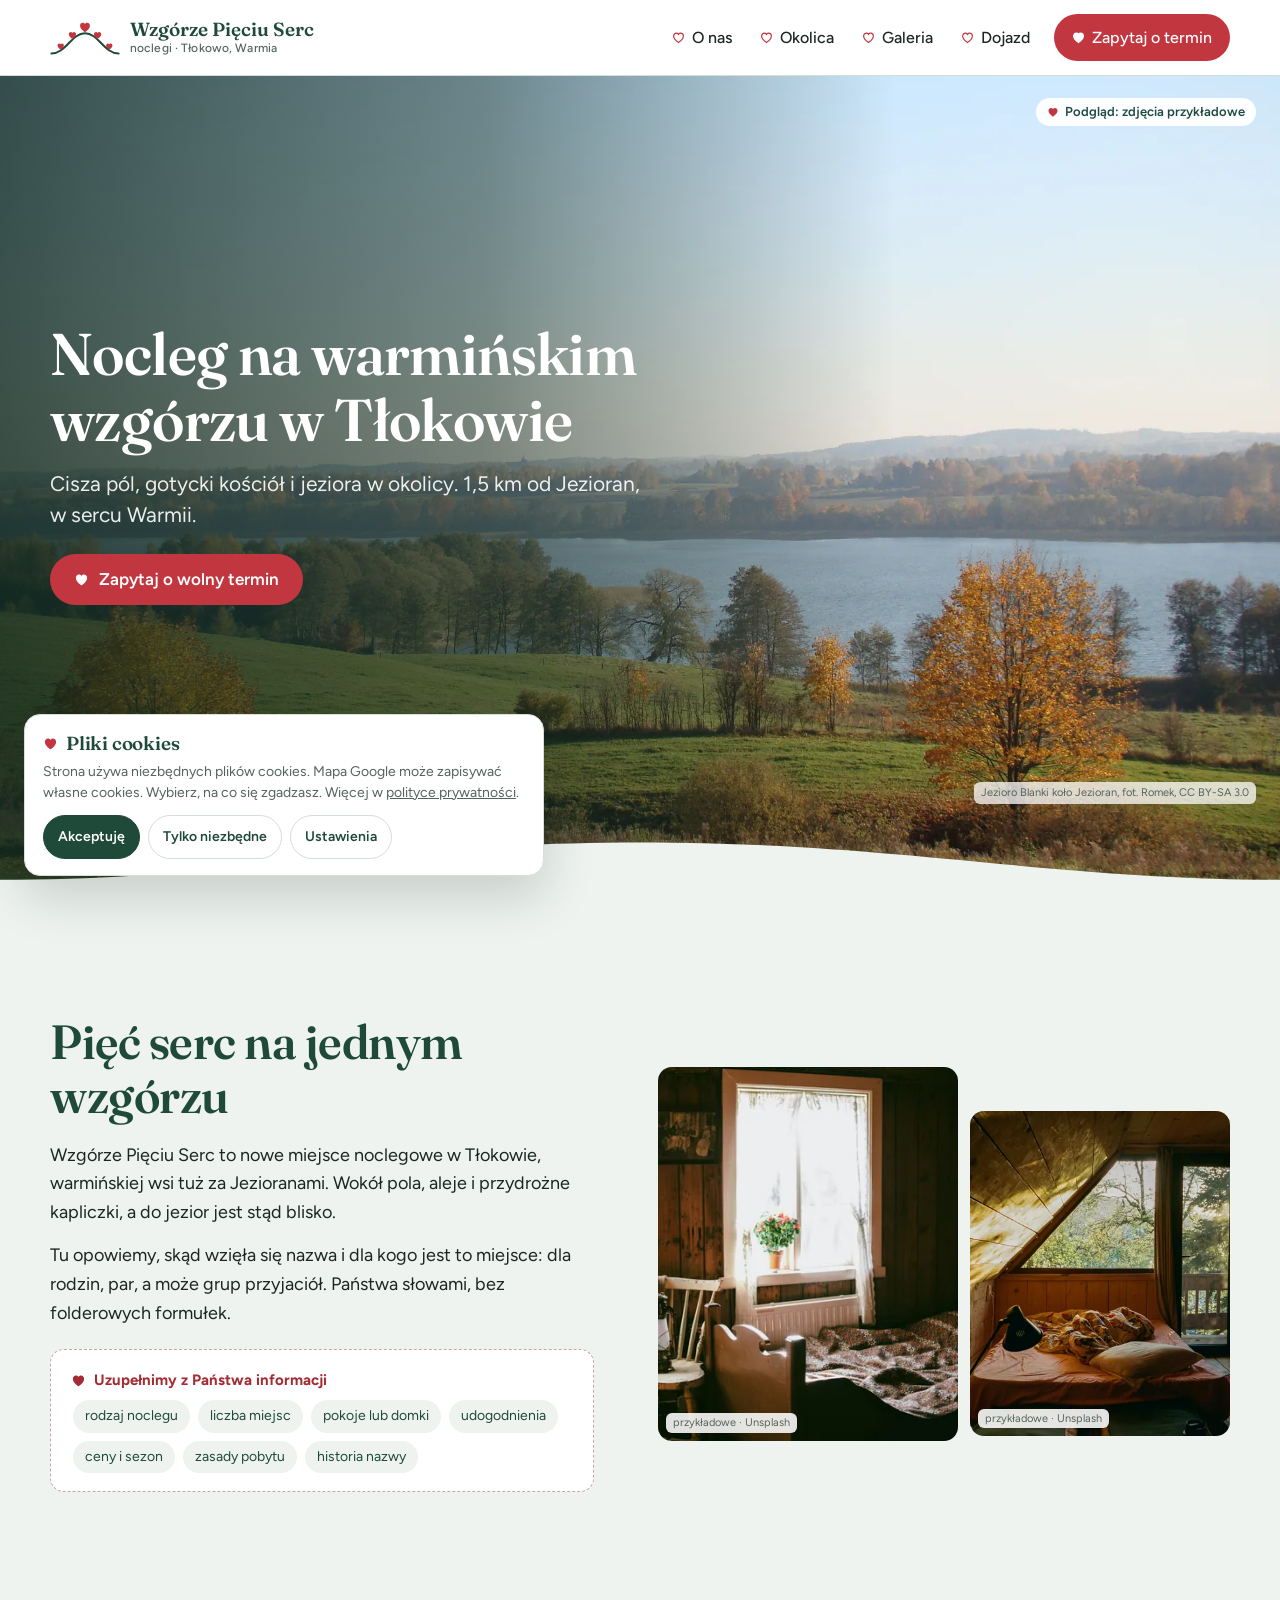
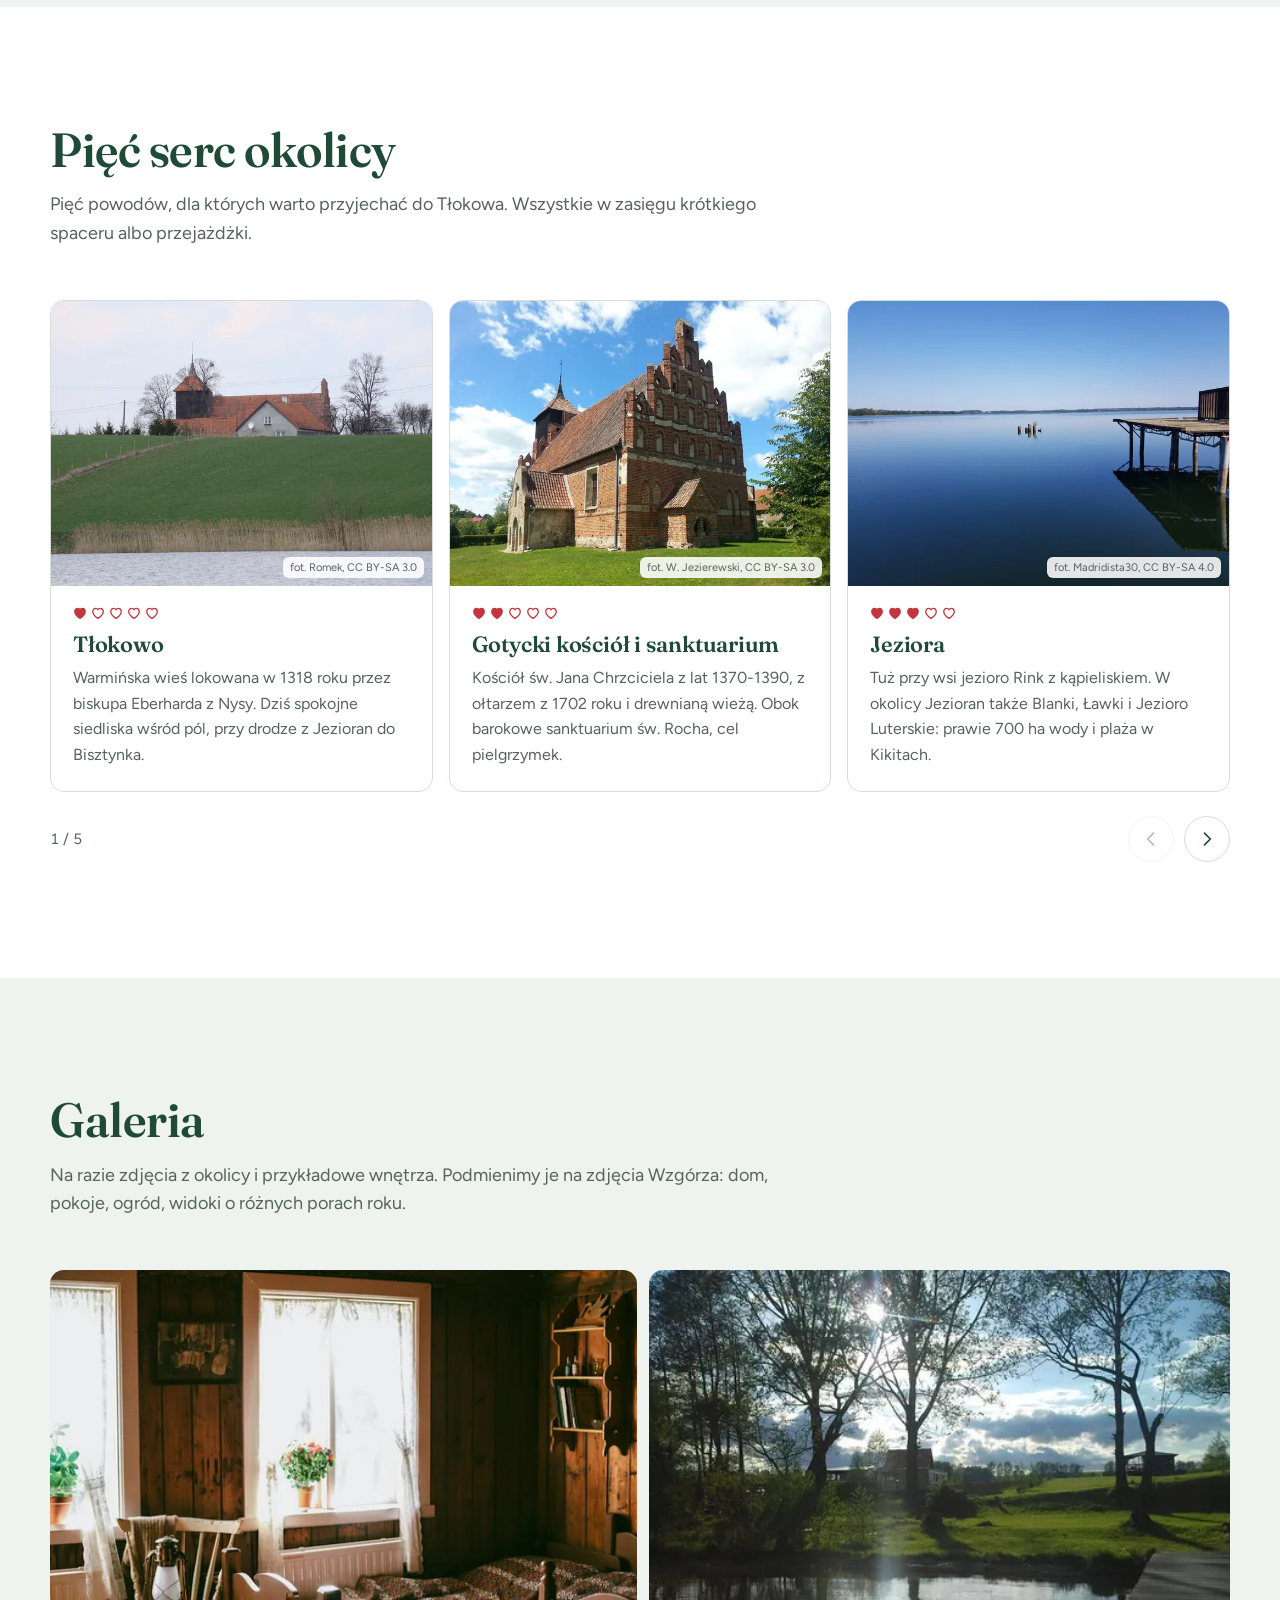
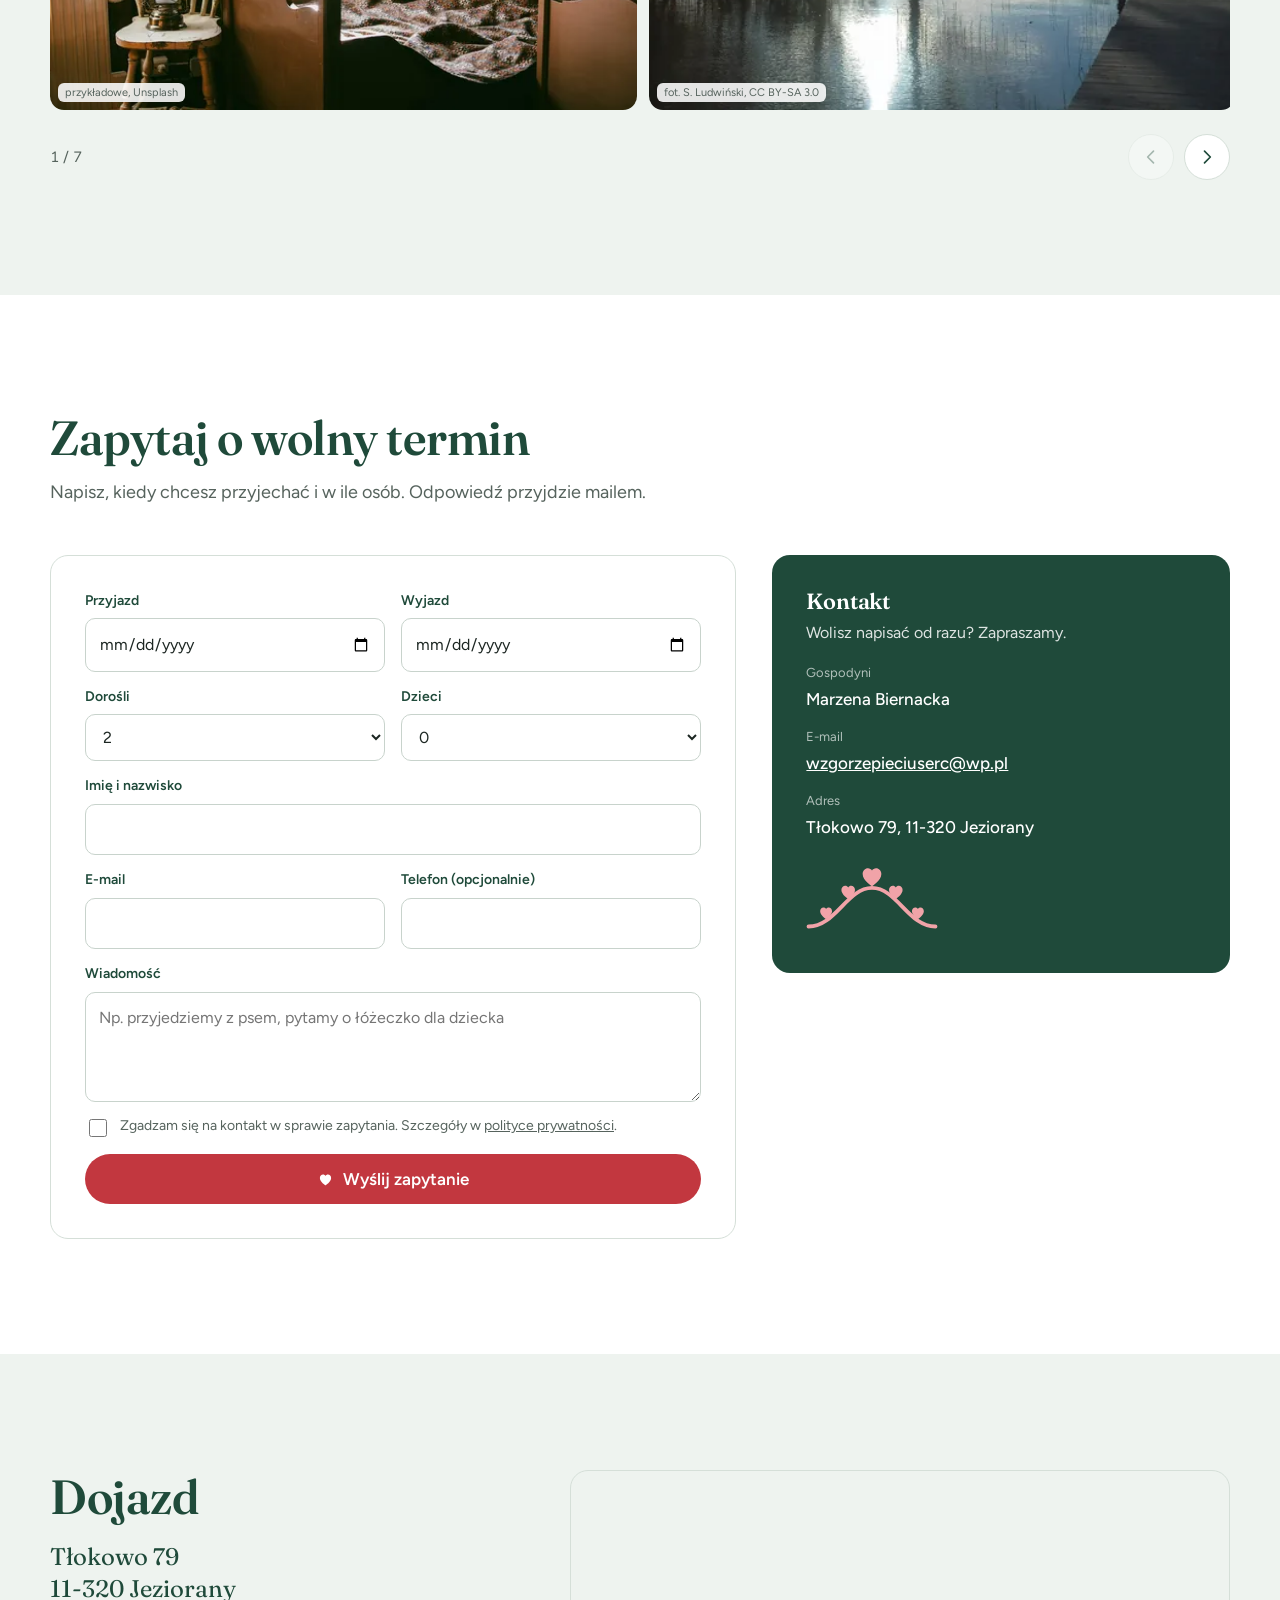
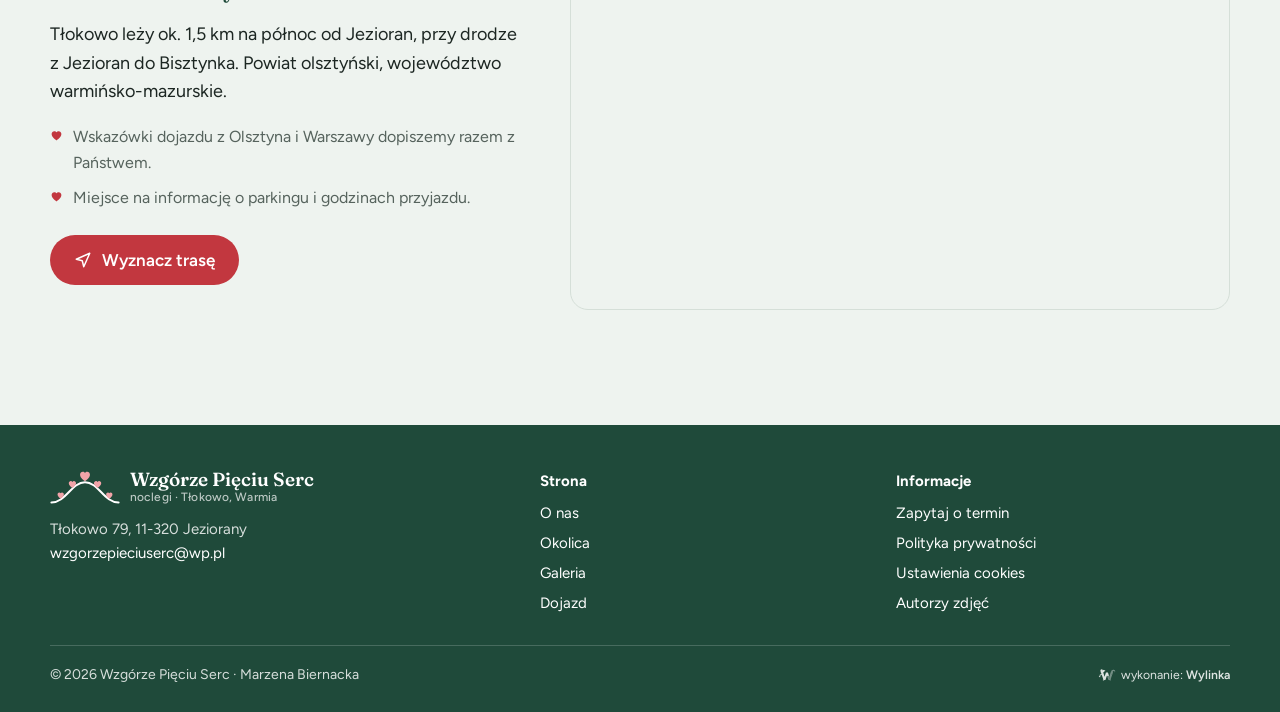
<file: index.html>
<!doctype html>
<html lang="pl">
<head>
<meta charset="utf-8">
<meta name="viewport" content="width=device-width,initial-scale=1,viewport-fit=cover">
<title>Wzgórze Pięciu Serc - noclegi w Tłokowie koło Jezioran, Warmia</title>
<meta name="description" content="Wzgórze Pięciu Serc - noclegi w Tłokowie, 1,5 km od Jezioran na Warmii. Zapytaj o wolny termin, zobacz okolicę i dojazd.">
<meta name="robots" content="noindex,nofollow">
<meta name="theme-color" content="#1F4A3A">
<link rel="icon" href="assets/favicon.svg" type="image/svg+xml">
<link rel="preload" href="assets/fonts/fraunces-ext.woff2" as="font" type="font/woff2" crossorigin>
<link rel="stylesheet" href="assets/site.css">
<style>
.wylinka-badge{display:inline-flex;align-items:center;gap:.4em;color:inherit;text-decoration:none;font-size:.875em;line-height:1;opacity:.85}
.wylinka-badge:hover,.wylinka-badge:focus-visible{opacity:1}
.wylinka-badge:focus-visible{outline:2px solid currentColor;outline-offset:3px;border-radius:2px}
.wylinka-badge svg{width:18px;height:18px;flex:none;overflow:visible}
.wylinka-badge b{font-weight:600}
.wylinka-badge .wy-old{opacity:.45;transform-origin:40px 30px;transition:transform .32s cubic-bezier(.3,.7,.4,1),opacity .32s ease-out}
.wylinka-badge .wy-pod{opacity:0;transition:opacity .2s ease-out .08s}
.wylinka-badge:hover .wy-old,.wylinka-badge:focus-visible .wy-old{transform:translate(9px,7px) rotate(9deg);opacity:0}
.wylinka-badge:hover .wy-pod,.wylinka-badge:focus-visible .wy-pod{opacity:1}
@media (prefers-reduced-motion:reduce){.wylinka-badge .wy-old,.wylinka-badge .wy-pod{transition:none}.wylinka-badge:hover .wy-old,.wylinka-badge:focus-visible .wy-old{transform:none;opacity:.45}.wylinka-badge:hover .wy-pod,.wylinka-badge:focus-visible .wy-pod{opacity:0}}
</style>
<script type="application/ld+json">{"@context":"https://schema.org","@type":"LodgingBusiness","name":"Wzgórze Pięciu Serc","email":"wzgorzepieciuserc@wp.pl","address":{"@type":"PostalAddress","streetAddress":"Tłokowo 79","postalCode":"11-320","addressLocality":"Jeziorany","addressRegion":"warmińsko-mazurskie","addressCountry":"PL"},"geo":{"@type":"GeoCoordinates","latitude":53.9944,"longitude":20.7381}}</script>
</head>
<body>
<svg width="0" height="0" style="position:absolute" aria-hidden="true">
  <symbol id="s" viewBox="0 0 24 24"><path d="M12 21.2S3 15.6 3 9.4C3 6.4 5.3 4 8.1 4c1.7 0 3.1.9 3.9 2.2C12.8 4.9 14.2 4 15.9 4 18.7 4 21 6.4 21 9.4c0 6.2-9 11.8-9 11.8z"/></symbol>
  <symbol id="znak" viewBox="0 0 116 60">
    <path d="M2 56C26 56 36 22 58 22S90 56 114 56" fill="none" stroke="currentColor" stroke-width="3.4" stroke-linecap="round"/>
    <g fill="var(--hs,#C2373F)"><use href="#s" x="10.5" y="37" width="14" height="14"/><use href="#s" x="29" y="17.5" width="16" height="16"/><use href="#s" x="47" y="1" width="22" height="22"/><use href="#s" x="71" y="17.5" width="16" height="16"/><use href="#s" x="91.5" y="37" width="14" height="14"/></g>
  </symbol>
</svg>
<a class="skip" href="#tresc">Przejdź do treści</a>

<header class="top">
  <div class="wrap">
    <a class="logo" href="#start" aria-label="Wzgórze Pięciu Serc - strona główna">
      <svg aria-hidden="true"><use href="#znak"/></svg>
      <span>Wzgórze Pięciu Serc<small>noclegi · Tłokowo, Warmia</small></span>
    </a>
    <nav class="menu" aria-label="Menu główne">
      <ul>
        <li><a href="#dom"><svg class="serce" aria-hidden="true"><use href="#s"/></svg>O nas</a></li>
        <li><a href="#okolica"><svg class="serce" aria-hidden="true"><use href="#s"/></svg>Okolica</a></li>
        <li><a href="#galeria"><svg class="serce" aria-hidden="true"><use href="#s"/></svg>Galeria</a></li>
        <li><a href="#dojazd"><svg class="serce" aria-hidden="true"><use href="#s"/></svg>Dojazd</a></li>
        <li><a class="cta" href="#termin"><svg class="serce" aria-hidden="true"><use href="#s"/></svg>Zapytaj o termin</a></li>
      </ul>
    </nav>
    <button class="burger" type="button" aria-expanded="false" aria-controls="panel" aria-label="Otwórz menu">
      <svg viewBox="0 0 24 24" fill="none" stroke="currentColor" stroke-width="2" stroke-linecap="round"><path d="M4 7h16M4 12h16M4 17h16"/></svg>
    </button>
  </div>
</header>
<div class="panel" id="panel">
  <ul>
    <li><a href="#dom"><svg class="serce" aria-hidden="true"><use href="#s"/></svg>O nas</a></li>
    <li><a href="#okolica"><svg class="serce" aria-hidden="true"><use href="#s"/></svg>Okolica</a></li>
    <li><a href="#galeria"><svg class="serce" aria-hidden="true"><use href="#s"/></svg>Galeria</a></li>
    <li><a href="#dojazd"><svg class="serce" aria-hidden="true"><use href="#s"/></svg>Dojazd</a></li>
    <li><a href="#termin"><svg class="serce" aria-hidden="true"><use href="#s"/></svg>Zapytaj o termin</a></li>
  </ul>
</div>

<main id="tresc">
<section class="hero" id="start">
  <figure class="hero-foto">
    <picture><source media="(max-width:899px)" srcset="assets/img/blanki-tel-640.webp 640w, assets/img/blanki-tel-1000.webp 1000w" sizes="100vw"><img src="assets/img/blanki-1200.webp" srcset="assets/img/blanki-640.webp 640w, assets/img/blanki-1200.webp 1200w, assets/img/blanki-2000.webp 2000w" sizes="100vw" alt="Jezioro Blanki jesienią, widok z pagórka na łąki i drzewa nad wodą" width="2000" height="1500" fetchpriority="high"></picture>
    <span class="znacznik"><svg class="serce" aria-hidden="true"><use href="#s"/></svg>Podgląd: zdjęcia przykładowe</span>
    <span class="podpis-foto">Jezioro Blanki koło Jezioran, fot. Romek, CC BY-SA 3.0</span>
  </figure>
  <div class="hero-in">
    <h1>Nocleg na warmińskim wzgórzu w Tłokowie</h1>
    <p class="lead">Cisza pól, gotycki kościół i jeziora w okolicy. 1,5&nbsp;km od Jezioran, w&nbsp;sercu Warmii.</p>
    <div class="akcje">
      <a class="btn" href="#termin" id="hero-cta"><svg class="serce" aria-hidden="true" fill="currentColor"><use href="#s"/></svg>Zapytaj o wolny termin</a>
    </div>
  </div>
  <svg class="wzgorek" viewBox="0 0 1440 80" preserveAspectRatio="none" aria-hidden="true"><path d="M0 80V56C260 56 430 14 720 14S1180 56 1440 56V80Z" fill="currentColor"/></svg>
</section>

<section class="sekcja laka" id="dom">
  <div class="wrap dom">
    <div class="dom-tekst">
      <h2>Pięć serc na jednym wzgórzu</h2>
      <p style="margin-top:18px">Wzgórze Pięciu Serc to nowe miejsce noclegowe w Tłokowie, warmińskiej wsi tuż za Jezioranami. Wokół pola, aleje i przydrożne kapliczki, a do jezior jest stąd blisko.</p>
      <p>Tu opowiemy, skąd wzięła się nazwa i dla kogo jest to miejsce: dla rodzin, par, a może grup przyjaciół. Państwa słowami, bez folderowych formułek.</p>
      <div class="do-uzup">
        <b><svg class="serce" aria-hidden="true" fill="currentColor"><use href="#s"/></svg>Uzupełnimy z Państwa informacji</b>
        <ul>
          <li>rodzaj noclegu</li><li>liczba miejsc</li><li>pokoje lub domki</li><li>udogodnienia</li><li>ceny i sezon</li><li>zasady pobytu</li><li>historia nazwy</li>
        </ul>
      </div>
    </div>
    <div class="dom-foto">
      <figure><img src="assets/img/wnetrze1-640.webp" srcset="assets/img/wnetrze1-640.webp 640w, assets/img/wnetrze1-1200.webp 1200w" sizes="(min-width:900px) 30vw, 52vw" alt="Przykładowe wnętrze: drewniany pokój z łóżkiem i oknami" loading="lazy" width="640" height="427"><figcaption>przykładowe · Unsplash</figcaption></figure>
      <figure><img src="assets/img/wnetrze2-640.webp" srcset="assets/img/wnetrze2-640.webp 640w, assets/img/wnetrze2-1200.webp 1200w" sizes="(min-width:900px) 26vw, 46vw" alt="Przykładowe wnętrze: sypialnia na poddaszu z oknem na drzewa" loading="lazy" width="640" height="478"><figcaption>przykładowe · Unsplash</figcaption></figure>
    </div>
  </div>
</section>

<section class="sekcja" id="okolica">
  <div class="wrap">
    <div class="naglowek">
      <h2>Pięć serc okolicy</h2>
      <p>Pięć powodów, dla których warto przyjechać do Tłokowa. Wszystkie w zasięgu krótkiego spaceru albo przejażdżki.</p>
    </div>
    <div class="karuzela" data-karuzela>
      <div class="tor" tabindex="0" aria-label="Atrakcje okolicy, przesuń w bok">
        <article class="karta">
          <figure><img src="assets/img/hero-640.webp" srcset="assets/img/hero-640.webp 640w, assets/img/hero-1200.webp 1200w" sizes="(min-width:1100px) 380px, 84vw" alt="Zielone wzgórze w Tłokowie z zabudową i wieżą kościoła" loading="lazy" width="640" height="472"><span class="autor">fot. Romek, CC BY-SA 3.0</span></figure>
          <div class="karta-in">
            <div class="serca-rzad" aria-hidden="true"><svg class="serce pelne"><use href="#s"/></svg><svg class="serce"><use href="#s"/></svg><svg class="serce"><use href="#s"/></svg><svg class="serce"><use href="#s"/></svg><svg class="serce"><use href="#s"/></svg></div>
            <h3>Tłokowo</h3>
            <p>Warmińska wieś lokowana w 1318 roku przez biskupa Eberharda z Nysy. Dziś spokojne siedliska wśród pól, przy drodze z Jezioran do Bisztynka.</p>
          </div>
        </article>
        <article class="karta">
          <figure><img src="assets/img/kosciol-640.webp" srcset="assets/img/kosciol-640.webp 640w, assets/img/kosciol-1200.webp 1200w" sizes="(min-width:1100px) 380px, 84vw" alt="Gotycki kościół św. Jana Chrzciciela w Tłokowie ze schodkowym szczytem" loading="lazy" width="640" height="480"><span class="autor">fot. W. Jezierewski, CC BY-SA 3.0</span></figure>
          <div class="karta-in">
            <div class="serca-rzad" aria-hidden="true"><svg class="serce pelne"><use href="#s"/></svg><svg class="serce pelne"><use href="#s"/></svg><svg class="serce"><use href="#s"/></svg><svg class="serce"><use href="#s"/></svg><svg class="serce"><use href="#s"/></svg></div>
            <h3>Gotycki kościół i sanktuarium</h3>
            <p>Kościół św. Jana Chrzciciela z lat 1370-1390, z ołtarzem z 1702 roku i drewnianą wieżą. Obok barokowe sanktuarium św. Rocha, cel pielgrzymek.</p>
          </div>
        </article>
        <article class="karta">
          <figure><img src="assets/img/jeziora-640.webp" srcset="assets/img/jeziora-640.webp 640w, assets/img/jeziora-1200.webp 1200w" sizes="(min-width:1100px) 380px, 84vw" alt="Spokojna tafla Jeziora Luterskiego widziana z plaży w Kikitach" loading="lazy" width="640" height="480"><span class="autor">fot. Madridista30, CC BY-SA 4.0</span></figure>
          <div class="karta-in">
            <div class="serca-rzad" aria-hidden="true"><svg class="serce pelne"><use href="#s"/></svg><svg class="serce pelne"><use href="#s"/></svg><svg class="serce pelne"><use href="#s"/></svg><svg class="serce"><use href="#s"/></svg><svg class="serce"><use href="#s"/></svg></div>
            <h3>Jeziora</h3>
            <p>Tuż przy wsi jezioro Rink z kąpieliskiem. W okolicy Jezioran także Blanki, Ławki i Jezioro Luterskie: prawie 700&nbsp;ha wody i plaża w Kikitach.</p>
          </div>
        </article>
        <article class="karta">
          <figure><img src="assets/img/jeziorany-640.webp" srcset="assets/img/jeziorany-640.webp 640w, assets/img/jeziorany-1200.webp 1200w" sizes="(min-width:1100px) 380px, 84vw" alt="Kamienica przy ulicy w Jezioranach" loading="lazy" width="640" height="414"><span class="autor">fot. Roman Eugeniusz, CC BY-SA 3.0</span></figure>
          <div class="karta-in">
            <div class="serca-rzad" aria-hidden="true"><svg class="serce pelne"><use href="#s"/></svg><svg class="serce pelne"><use href="#s"/></svg><svg class="serce pelne"><use href="#s"/></svg><svg class="serce pelne"><use href="#s"/></svg><svg class="serce"><use href="#s"/></svg></div>
            <h3>Jeziorany</h3>
            <p>Miasteczko nad Symsarną z prawami miejskimi od 1338 roku, 1,5 km od Tłokowa. Najbliższe miejsce na codzienne sprawunki.</p>
          </div>
        </article>
        <article class="karta">
          <figure><img src="assets/img/kapliczka-640.webp" srcset="assets/img/kapliczka-640.webp 640w, assets/img/kapliczka-1200.webp 1200w" sizes="(min-width:1100px) 380px, 84vw" alt="Biała kapliczka śródpolna na zielonym wzniesieniu pod Tłokowem" loading="lazy" width="640" height="480"><span class="autor">fot. S. Czachorowski, CC BY-SA 4.0</span></figure>
          <div class="karta-in">
            <div class="serca-rzad" aria-hidden="true"><svg class="serce pelne"><use href="#s"/></svg><svg class="serce pelne"><use href="#s"/></svg><svg class="serce pelne"><use href="#s"/></svg><svg class="serce pelne"><use href="#s"/></svg><svg class="serce pelne"><use href="#s"/></svg></div>
            <h3>Pola, kapliczki i ptaki</h3>
            <p>Śródpolne kapliczki wokół wsi, a koło Ustnika rozlewiska Symsarny: rezerwat, w którym odpoczywa i gniazduje około 50 gatunków ptaków.</p>
          </div>
        </article>
      </div>
      <div class="pod-tor">
        <span class="licznik" aria-live="polite">1 / 5</span>
        <div class="strzalki">
          <button class="strzalka" type="button" data-kier="-1" aria-label="Poprzednie"><svg viewBox="0 0 24 24" fill="none" stroke="currentColor" stroke-width="2" stroke-linecap="round" stroke-linejoin="round"><path d="M15 5l-7 7 7 7"/></svg></button>
          <button class="strzalka" type="button" data-kier="1" aria-label="Następne"><svg viewBox="0 0 24 24" fill="none" stroke="currentColor" stroke-width="2" stroke-linecap="round" stroke-linejoin="round"><path d="M9 5l7 7-7 7"/></svg></button>
        </div>
      </div>
    </div>
  </div>
</section>

<section class="sekcja laka galeria" id="galeria">
  <div class="wrap">
    <div class="naglowek">
      <h2>Galeria</h2>
      <p>Na razie zdjęcia z okolicy i przykładowe wnętrza. Podmienimy je na zdjęcia Wzgórza: dom, pokoje, ogród, widoki o różnych porach roku.</p>
    </div>
    <div class="karuzela" data-karuzela>
      <div class="tor" tabindex="0" aria-label="Galeria zdjęć, przesuń w bok">
        <figure><img src="assets/img/wnetrze1-640.webp" srcset="assets/img/wnetrze1-640.webp 640w, assets/img/wnetrze1-1200.webp 1200w" sizes="(max-width:600px) 82vw, 600px" alt="Przykładowe wnętrze: drewniany pokój z dwoma oknami" loading="lazy" width="640" height="427"><figcaption>przykładowe, Unsplash</figcaption><button class="pow" type="button" aria-label="Powiększ zdjęcie"></button></figure>
        <figure><img src="assets/img/wieczor-640.webp" srcset="assets/img/wieczor-640.webp 640w, assets/img/wieczor-1200.webp 1200w" sizes="(max-width:600px) 82vw, 600px" alt="Jezioro Luterskie przed wieczorem, pomost i drzewa" loading="lazy" width="640" height="361"><figcaption>fot. S. Ludwiński, CC BY-SA 3.0</figcaption><button class="pow" type="button" aria-label="Powiększ zdjęcie"></button></figure>
        <figure class="pion"><img src="assets/img/wnetrze2-640.webp" srcset="assets/img/wnetrze2-640.webp 640w, assets/img/wnetrze2-1200.webp 1200w" sizes="(max-width:600px) 62vw, 330px" alt="Przykładowe wnętrze: poddasze z widokiem na drzewa" loading="lazy" width="640" height="478" style="object-position:40% 50%"><figcaption>przykładowe, Unsplash</figcaption><button class="pow" type="button" aria-label="Powiększ zdjęcie"></button></figure>
        <figure><img src="assets/img/kosciol2-640.webp" srcset="assets/img/kosciol2-640.webp 640w, assets/img/kosciol2-1200.webp 1200w" sizes="(max-width:600px) 82vw, 600px" alt="Ceglany szczyt kościoła w Tłokowie" loading="lazy" width="640" height="480"><figcaption>fot. Romek, CC BY-SA 3.0</figcaption><button class="pow" type="button" aria-label="Powiększ zdjęcie"></button></figure>
        <figure><img src="assets/img/hero-640.webp" srcset="assets/img/hero-640.webp 640w, assets/img/hero-1200.webp 1200w" sizes="(max-width:600px) 82vw, 600px" alt="Wzgórze z kościołem w Tłokowie nad wodą" loading="lazy" width="640" height="472"><figcaption>fot. Romek, CC BY-SA 3.0</figcaption><button class="pow" type="button" aria-label="Powiększ zdjęcie"></button></figure>
        <figure><img src="assets/img/stodola-640.webp" srcset="assets/img/stodola-640.webp 640w, assets/img/stodola-1200.webp 1200w" sizes="(max-width:600px) 82vw, 600px" alt="Stary drewniany budynek gospodarczy w Tłokowie" loading="lazy" width="640" height="480"><figcaption>fot. S. Czachorowski, CC BY-SA 4.0</figcaption><button class="pow" type="button" aria-label="Powiększ zdjęcie"></button></figure>
        <figure><img src="assets/img/jeziora-640.webp" srcset="assets/img/jeziora-640.webp 640w, assets/img/jeziora-1200.webp 1200w" sizes="(max-width:600px) 82vw, 600px" alt="Jezioro Luterskie z plaży w Kikitach" loading="lazy" width="640" height="480"><figcaption>fot. Madridista30, CC BY-SA 4.0</figcaption><button class="pow" type="button" aria-label="Powiększ zdjęcie"></button></figure>
      </div>
      <div class="pod-tor">
        <span class="licznik" aria-live="polite">1 / 7</span>
        <div class="strzalki">
          <button class="strzalka" type="button" data-kier="-1" aria-label="Poprzednie"><svg viewBox="0 0 24 24" fill="none" stroke="currentColor" stroke-width="2" stroke-linecap="round" stroke-linejoin="round"><path d="M15 5l-7 7 7 7"/></svg></button>
          <button class="strzalka" type="button" data-kier="1" aria-label="Następne"><svg viewBox="0 0 24 24" fill="none" stroke="currentColor" stroke-width="2" stroke-linecap="round" stroke-linejoin="round"><path d="M9 5l7 7-7 7"/></svg></button>
        </div>
      </div>
    </div>
  </div>
</section>

<section class="sekcja" id="termin">
  <div class="wrap">
    <div class="naglowek">
      <h2>Zapytaj o wolny termin</h2>
      <p>Napisz, kiedy chcesz przyjechać i w ile osób. Odpowiedź przyjdzie mailem.</p>
    </div>
    <div class="termin">
      <form class="zapytanie" novalidate>
        <div class="pole"><label for="f-od">Przyjazd</label><input id="f-od" type="date" name="od"></div>
        <div class="pole"><label for="f-do">Wyjazd</label><input id="f-do" type="date" name="do"></div>
        <div class="pole"><label for="f-dor">Dorośli</label><select id="f-dor" name="dorosli"><option>1</option><option selected>2</option><option>3</option><option>4</option><option>5</option><option>6 i więcej</option></select></div>
        <div class="pole"><label for="f-dz">Dzieci</label><select id="f-dz" name="dzieci"><option selected>0</option><option>1</option><option>2</option><option>3</option><option>4 i więcej</option></select></div>
        <div class="pole pelne"><label for="f-imie">Imię i nazwisko</label><input id="f-imie" name="imie" autocomplete="name"></div>
        <div class="pole pol-mail"><label for="f-mail">E-mail</label><input id="f-mail" type="email" name="email" autocomplete="email"></div>
        <div class="pole pol-tel"><label for="f-tel">Telefon (opcjonalnie)</label><input id="f-tel" type="tel" name="tel" autocomplete="tel"></div>
        <div class="pole pelne"><label for="f-wiad">Wiadomość</label><textarea id="f-wiad" name="wiadomosc" placeholder="Np. przyjedziemy z psem, pytamy o łóżeczko dla dziecka"></textarea></div>
        <label class="zgoda"><input type="checkbox" name="zgoda"><span>Zgadzam się na kontakt w sprawie zapytania. Szczegóły w <a href="polityka-prywatnosci/">polityce prywatności</a>.</span></label>
        <button class="btn" type="submit"><svg class="serce" aria-hidden="true" fill="currentColor"><use href="#s"/></svg>Wyślij zapytanie</button>
        <p class="komunikat" role="status">To podgląd strony. W gotowej wersji zapytanie trafi prosto na skrzynkę wzgorzepieciuserc@wp.pl.</p>
      </form>
      <aside class="kontakt-karta">
        <h3>Kontakt</h3>
        <p>Wolisz napisać od razu? Zapraszamy.</p>
        <dl>
          <div><dt>Gospodyni</dt><dd>Marzena Biernacka</dd></div>
          <div><dt>E-mail</dt><dd><a href="mailto:wzgorzepieciuserc@wp.pl">wzgorzepieciuserc@wp.pl</a></dd></div>
          <div><dt>Adres</dt><dd>Tłokowo 79, 11-320 Jeziorany</dd></div>
        </dl>
        <div class="serca" style="--hs:#F1A3A8"><svg aria-hidden="true"><use href="#znak"/></svg></div>
      </aside>
    </div>
  </div>
</section>

<section class="sekcja laka" id="dojazd">
  <div class="wrap dojazd">
    <div class="dojazd-tekst">
      <h2>Dojazd</h2>
      <p class="adres" style="margin-top:18px">Tłokowo 79<br>11-320 Jeziorany</p>
      <p>Tłokowo leży ok. 1,5 km na północ od Jezioran, przy drodze z Jezioran do Bisztynka. Powiat olsztyński, województwo warmińsko-mazurskie.</p>
      <ul class="trasy">
        <li><svg class="serce" aria-hidden="true" fill="currentColor"><use href="#s"/></svg>Wskazówki dojazdu z Olsztyna i Warszawy dopiszemy razem z Państwem.</li>
        <li><svg class="serce" aria-hidden="true" fill="currentColor"><use href="#s"/></svg>Miejsce na informację o parkingu i godzinach przyjazdu.</li>
      </ul>
      <a class="btn" href="https://www.google.com/maps/dir/?api=1&amp;destination=T%C5%82okowo+79%2C+11-320+Jeziorany" target="_blank" rel="noopener"><svg viewBox="0 0 24 24" width="18" height="18" fill="none" stroke="currentColor" stroke-width="2" stroke-linecap="round" stroke-linejoin="round" aria-hidden="true"><path d="M3 11l18-8-8 18-2-8-8-2z"/></svg>Wyznacz trasę</a>
    </div>
    <div class="mapa" id="mapa">
      <iframe title="Mapa dojazdu: Tłokowo 79, Jeziorany" src="https://www.google.com/maps?q=T%C5%82okowo+79,+11-320+Jeziorany&amp;z=12&amp;hl=pl&amp;output=embed" referrerpolicy="no-referrer-when-downgrade" allowfullscreen></iframe>
      <div class="mapa-zast">
        <p style="margin:0;font-size:17px">Mapa Google jest wyłączona zgodnie z Twoim wyborem cookies.</p>
        <button class="btn jasny" type="button" data-cookies-otworz>Zmień ustawienia</button>
      </div>
    </div>
  </div>
</section>
</main>

<footer class="stopka">
  <div class="wrap">
    <div class="kol">
      <div>
        <a class="logo" href="#start" style="--hs:#F1A3A8"><svg aria-hidden="true"><use href="#znak"/></svg><span>Wzgórze Pięciu Serc<small>noclegi · Tłokowo, Warmia</small></span></a>
        <p style="margin:0">Tłokowo 79, 11-320 Jeziorany<br><a href="mailto:wzgorzepieciuserc@wp.pl">wzgorzepieciuserc@wp.pl</a></p>
      </div>
      <div>
        <b>Strona</b>
        <ul style="margin-top:8px">
          <li><a href="#dom">O nas</a></li>
          <li><a href="#okolica">Okolica</a></li>
          <li><a href="#galeria">Galeria</a></li>
          <li><a href="#dojazd">Dojazd</a></li>
        </ul>
      </div>
      <div>
        <b>Informacje</b>
        <ul style="margin-top:8px">
          <li><a href="#termin">Zapytaj o termin</a></li>
          <li><a href="polityka-prywatnosci/">Polityka prywatności</a></li>
          <li><button class="link" type="button" data-cookies-otworz>Ustawienia cookies</button></li>
          <li><a href="polityka-prywatnosci/#zdjecia">Autorzy zdjęć</a></li>
        </ul>
      </div>
    </div>
    <div class="dol">
      <span>© <span data-rok>2026</span> Wzgórze Pięciu Serc · Marzena Biernacka</span>
      <a class="wylinka-badge" href="https://wylinka.pl/?utm_source=wzgorzepieciuserc.pl&amp;utm_medium=stopka&amp;utm_campaign=wykonanie" rel="noopener" title="Strona wykonana przez Wylinka"><svg viewBox="0 0 64 64" aria-hidden="true" focusable="false" fill="currentColor"><path d="M9.8 22.8l-1.2-7.9 2.2-3.7 15.5 4.6-.5 1.5-7.2 5.5 4.7 15.6 5-15.6 7 0 4.1 12.7-4.2-.9-2.6 1.8-.8-2.2-5.3 15.6-4.3 0 .4 .2-2.1 2.8-1.3-1.1 1.1-1.4-3.1 .2-.1-1.7 2.2-.1-5.7-16.5-4.8 .6-.8 3.1 0 .5-.3 .5 .8 2.2-1.6 .5-.4-1.3-.8 1.6-1.5-.8 .8-1.6-1.4 .6-.6-1.6 2.3-.8 .2-.4 1.3-4.8 5.9-.8-2.4-6.9zM15.2 13.7l-.1-.4-.4 .8-.1 .8 .1 1 .1 .4 .3 .7 .3-.9 .1-.7 0-.8z"/><path class="wy-pod" d="M37.1 49.8l-4.5-13.3 2.6-1.8 4.2 .9 .9 2.8 3-9.7 0-.5 .1-.8 3.2-8.4 .5-1 .6-1 .9-1.1 1.3-1 1.1-.7 1.4-.5 1.4-.3 .7 0 .9 0 1.2 .3 1.4 .6 .8 .5 .7 .7 .6 .7 .5 .9 .3 .9 .1 .9 0 .8-.2 .9-.5 .9-.5 .6-.7 .5-.7 .3-.1-.1 0-.1 .5-.5 .3-.7 .2-.5 0-.6-.1-.6-.3-.7-.4-.5-.4-.4-.5-.3-.6-.3-.7 0-.7 .1-.6 .1-.5 .4-.5 .5-.3 .5-.2 .7-.1 1.5-1.4 5.1-.8 3.3-.3 .7-.5 .7-6 17.5 1.9 .1-.1 1.7-3.1-.2 1.1 1.4-1.3 1.1-2.1-2.8 .4-.2z"/><path class="wy-old" d="M40.8 50l.4-.2-4.1 0-4.2-12.5 2.5-1.7 4.3 .9 .6 1.9 .6-1.6 0-.3 2.4-7.8 0-.5 .1-.8 3.2-8.4 .4-.8 .6-.9 .9-1.2 .9-.9 1.3-.8 1.4-.6 1.2-.3 1.4-.1 1.3 .1 .6 .2 .8 .3 1.1 .6 .9 .7 .7 .9 .5 .9 .3 .9 .1 1.1-.1 .9-.3 .9-.4 .7-.6 .7-.6 .4-.6 .2-.1-.1 0-.1 .5-.5 .3-.7 .2-.5 0-.5-.1-.6-.2-.6-.3-.5-.4-.5-.5-.3-.6-.3-.7-.1-.6 0-.6 .1-.6 .3-.6 .5-.3 .4-.2 .5-.1 .5-.1 1.5-1.4 5.1-.8 3.3-.3 .7-.5 .7-6 17.5 1.9 .1-.1 1.7-3.1-.2 1.1 1.4-1.3 1.1zM49.6 17.1l.6 1.7-1.5 1.9 .4 .4 1.8-2.1-.7-2.1zM48.1 28.3l.5 1.8-1.7 1.8 .4 .4 1.9-2-.6-2.2zM37.9 41.7l1.7-1.5-.4-.4-1.7 1.4zM42.6 38.7l-1.5 2.8 1.1 2-1.3 2.6 .5 .2 1.5-2.8-1.1-2 1.4-2.5z"/></svg><span>wykonanie: <b>Wylinka</b></span></a>
    </div>
  </div>
</footer>

<div class="mob" id="mob"><a class="btn" href="#termin"><svg class="serce" aria-hidden="true" fill="currentColor"><use href="#s"/></svg>Zapytaj o wolny termin</a></div>

<div class="lightbox" id="lightbox" role="dialog" aria-modal="true" aria-label="Powiększone zdjęcie">
  <img alt="">
  <button class="zamknij" type="button" aria-label="Zamknij"><svg viewBox="0 0 24 24" fill="none" stroke="currentColor" stroke-width="2" stroke-linecap="round"><path d="M6 6l12 12M18 6L6 18"/></svg></button>
  <button class="lb-prev" type="button" aria-label="Poprzednie zdjęcie"><svg viewBox="0 0 24 24" fill="none" stroke="currentColor" stroke-width="2" stroke-linecap="round" stroke-linejoin="round"><path d="M15 5l-7 7 7 7"/></svg></button>
  <button class="lb-next" type="button" aria-label="Następne zdjęcie"><svg viewBox="0 0 24 24" fill="none" stroke="currentColor" stroke-width="2" stroke-linecap="round" stroke-linejoin="round"><path d="M9 5l7 7-7 7"/></svg></button>
  <p class="lb-podpis"></p>
</div>

<div class="cookies" id="cookies" role="dialog" aria-labelledby="cookies-t">
  <h3 id="cookies-t"><svg class="serce" aria-hidden="true" fill="currentColor"><use href="#s"/></svg>Pliki cookies</h3>
  <p>Strona używa niezbędnych plików cookies. Mapa Google może zapisywać własne cookies. Wybierz, na co się zgadzasz. Więcej w <a href="polityka-prywatnosci/#cookies">polityce prywatności</a>.</p>
  <div class="ust">
    <label><input type="checkbox" checked disabled>Niezbędne - zapamiętanie Twojego wyboru (zawsze aktywne)</label>
    <label><input type="checkbox" id="c-mapy" checked>Mapy i treści zewnętrzne - mapa Google w sekcji Dojazd</label>
  </div>
  <div class="przyciski">
    <button class="glowny" type="button" data-c="wszystkie">Akceptuję</button>
    <button type="button" data-c="niezbedne">Tylko niezbędne</button>
    <button type="button" data-c="ustawienia">Ustawienia</button>
  </div>
</div>

<script src="assets/site.js" defer></script>
</body>
</html>
</file>
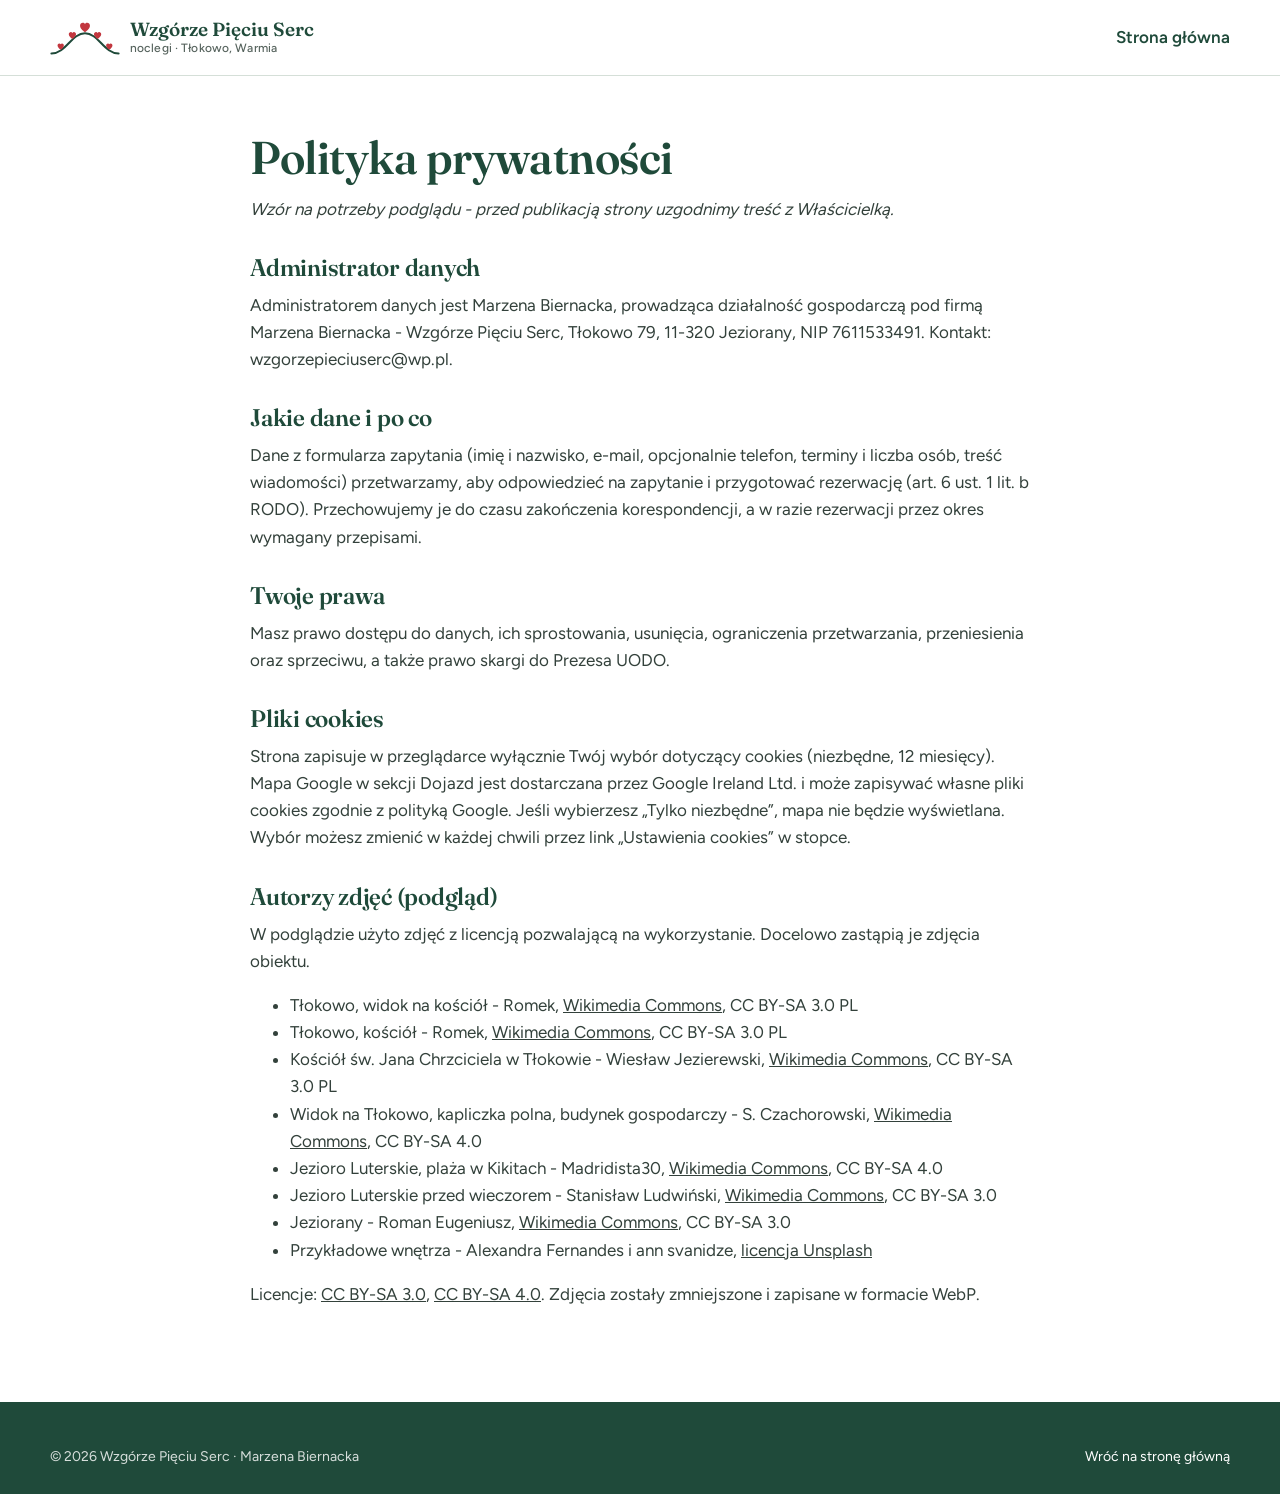
<file: polityka-prywatnosci/index.html>
<!doctype html>
<html lang="pl">
<head>
<meta charset="utf-8">
<meta name="viewport" content="width=device-width,initial-scale=1">
<title>Polityka prywatności - Wzgórze Pięciu Serc</title>
<meta name="robots" content="noindex,nofollow">
<link rel="icon" href="../assets/favicon.svg" type="image/svg+xml">
<link rel="stylesheet" href="../assets/site.css">
<style>.top .wrap{justify-content:space-between}.wroc{font-weight:600;color:var(--zielen);text-decoration:none}</style>
</head>
<body>
<svg width="0" height="0" style="position:absolute" aria-hidden="true">
  <symbol id="s" viewBox="0 0 24 24"><path d="M12 21.2S3 15.6 3 9.4C3 6.4 5.3 4 8.1 4c1.7 0 3.1.9 3.9 2.2C12.8 4.9 14.2 4 15.9 4 18.7 4 21 6.4 21 9.4c0 6.2-9 11.8-9 11.8z"/></symbol>
  <symbol id="znak" viewBox="0 0 116 60">
    <path d="M2 56C26 56 36 22 58 22S90 56 114 56" fill="none" stroke="currentColor" stroke-width="3.4" stroke-linecap="round"/>
    <g fill="var(--hs,#C2373F)"><use href="#s" x="10.5" y="37" width="14" height="14"/><use href="#s" x="29" y="17.5" width="16" height="16"/><use href="#s" x="47" y="1" width="22" height="22"/><use href="#s" x="71" y="17.5" width="16" height="16"/><use href="#s" x="91.5" y="37" width="14" height="14"/></g>
  </symbol>
</svg>
<header class="top"><div class="wrap">
  <a class="logo" href="../"><svg aria-hidden="true"><use href="#znak"/></svg><span>Wzgórze Pięciu Serc<small>noclegi · Tłokowo, Warmia</small></span></a>
  <a class="wroc" href="../">Strona główna</a>
</div></header>
<main class="wrap tekst-strony">
  <h1>Polityka prywatności</h1>
  <p><em>Wzór na potrzeby podglądu - przed publikacją strony uzgodnimy treść z Właścicielką.</em></p>
  <h2>Administrator danych</h2>
  <p>Administratorem danych jest Marzena Biernacka, prowadząca działalność gospodarczą pod firmą Marzena Biernacka - Wzgórze Pięciu Serc, Tłokowo 79, 11-320 Jeziorany, NIP 7611533491. Kontakt: wzgorzepieciuserc@wp.pl.</p>
  <h2>Jakie dane i po co</h2>
  <p>Dane z formularza zapytania (imię i nazwisko, e-mail, opcjonalnie telefon, terminy i liczba osób, treść wiadomości) przetwarzamy, aby odpowiedzieć na zapytanie i przygotować rezerwację (art. 6 ust. 1 lit. b RODO). Przechowujemy je do czasu zakończenia korespondencji, a w razie rezerwacji przez okres wymagany przepisami.</p>
  <h2>Twoje prawa</h2>
  <p>Masz prawo dostępu do danych, ich sprostowania, usunięcia, ograniczenia przetwarzania, przeniesienia oraz sprzeciwu, a także prawo skargi do Prezesa UODO.</p>
  <h2 id="cookies">Pliki cookies</h2>
  <p>Strona zapisuje w przeglądarce wyłącznie Twój wybór dotyczący cookies (niezbędne, 12 miesięcy). Mapa Google w sekcji Dojazd jest dostarczana przez Google Ireland Ltd. i może zapisywać własne pliki cookies zgodnie z polityką Google. Jeśli wybierzesz „Tylko niezbędne”, mapa nie będzie wyświetlana. Wybór możesz zmienić w każdej chwili przez link „Ustawienia cookies” w stopce.</p>
  <h2 id="zdjecia">Autorzy zdjęć (podgląd)</h2>
  <p>W podglądzie użyto zdjęć z licencją pozwalającą na wykorzystanie. Docelowo zastąpią je zdjęcia obiektu.</p>
  <ul>
    <li>Tłokowo, widok na kościół - Romek, <a href="https://commons.wikimedia.org/wiki/File:Inne_spojrzenie-T%C5%82okowo_ko%C5%9Bci%C3%B3%C5%82.JPG">Wikimedia Commons</a>, CC BY-SA 3.0 PL</li>
    <li>Tłokowo, kościół - Romek, <a href="https://commons.wikimedia.org/wiki/File:T%C5%82okowo_-_ko%C5%9Bci%C3%B3%C5%82.jpg">Wikimedia Commons</a>, CC BY-SA 3.0 PL</li>
    <li>Kościół św. Jana Chrzciciela w Tłokowie - Wiesław Jezierewski, <a href="https://commons.wikimedia.org/wiki/File:T%C5%82okowo,_warmi%C5%84sko-mazurskie,_polska,_ko%C5%9Bci%C3%B3%C5%82_Jana_Chrzciciela.jpg">Wikimedia Commons</a>, CC BY-SA 3.0 PL</li>
    <li>Widok na Tłokowo, kapliczka polna, budynek gospodarczy - S. Czachorowski, <a href="https://commons.wikimedia.org/wiki/File:Tlokowo_widok1.JPG">Wikimedia Commons</a>, CC BY-SA 4.0</li>
    <li>Jezioro Luterskie, plaża w Kikitach - Madridista30, <a href="https://commons.wikimedia.org/wiki/File:Jezioro_Luterskie,_widok_z_pla%C5%BCy_w_Kikitach.jpg">Wikimedia Commons</a>, CC BY-SA 4.0</li>
    <li>Jezioro Luterskie przed wieczorem - Stanisław Ludwiński, <a href="https://commons.wikimedia.org/wiki/File:Pierw%C4%85gi,_jezioro_Luterskie_(przed_wieczorem)_-_panoramio.jpg">Wikimedia Commons</a>, CC BY-SA 3.0</li>
    <li>Jeziorany - Roman Eugeniusz, <a href="https://commons.wikimedia.org/wiki/File:Jeziorany,Poland,EU._-_panoramio.jpg">Wikimedia Commons</a>, CC BY-SA 3.0</li>
    <li>Przykładowe wnętrza - Alexandra Fernandes i ann svanidze, <a href="https://unsplash.com/license">licencja Unsplash</a></li>
  </ul>
  <p>Licencje: <a href="https://creativecommons.org/licenses/by-sa/3.0/">CC BY-SA 3.0</a>, <a href="https://creativecommons.org/licenses/by-sa/4.0/">CC BY-SA 4.0</a>. Zdjęcia zostały zmniejszone i zapisane w formacie WebP.</p>
</main>
<footer class="stopka"><div class="wrap"><div class="dol" style="margin-top:0;border-top:0;padding-top:0">
  <span>© <span data-rok>2026</span> Wzgórze Pięciu Serc · Marzena Biernacka</span>
  <a href="../">Wróć na stronę główną</a>
</div></div></footer>
<script>document.querySelectorAll("[data-rok]").forEach(function(e){e.textContent=new Date().getFullYear()})</script>
</body>
</html>
</file>
<file: assets/site.css>
@font-face{font-family:"Fraunces";src:url(fonts/fraunces-ext.woff2) format("woff2");font-weight:400 700;font-display:swap;unicode-range:U+0100-02BA,U+02BD-02C5,U+02C7-02CC,U+02CE-02D7,U+02DD-02FF,U+0304,U+0308,U+0329,U+1D00-1DBF,U+1E00-1E9F,U+1EF2-1EFF,U+2020,U+20A0-20AB,U+20AD-20C0,U+2113,U+2C60-2C7F,U+A720-A7FF}
@font-face{font-family:"Fraunces";src:url(fonts/fraunces.woff2) format("woff2");font-weight:400 700;font-display:swap;unicode-range:U+0000-00FF,U+0131,U+0152-0153,U+02BB-02BC,U+02C6,U+02DA,U+02DC,U+0304,U+0308,U+0329,U+2000-206F,U+20AC,U+2122,U+2191,U+2193,U+2212,U+2215,U+FEFF,U+FFFD}
@font-face{font-family:"Figtree";src:url(fonts/figtree-ext.woff2) format("woff2");font-weight:400 700;font-display:swap;unicode-range:U+0100-02BA,U+02BD-02C5,U+02C7-02CC,U+02CE-02D7,U+02DD-02FF,U+0304,U+0308,U+0329,U+1D00-1DBF,U+1E00-1E9F,U+1EF2-1EFF,U+2020,U+20A0-20AB,U+20AD-20C0,U+2113,U+2C60-2C7F,U+A720-A7FF}
@font-face{font-family:"Figtree";src:url(fonts/figtree.woff2) format("woff2");font-weight:400 700;font-display:swap;unicode-range:U+0000-00FF,U+0131,U+0152-0153,U+02BB-02BC,U+02C6,U+02DA,U+02DC,U+0304,U+0308,U+0329,U+2000-206F,U+20AC,U+2122,U+2191,U+2193,U+2212,U+2215,U+FEFF,U+FFFD}

:root{
  --zielen:#1F4A3A;      /* zieleń warmińskiego wzgórza */
  --zielen-2:#2E6B54;
  --serce:#C2373F;       /* czerwień serca = cegła warmińskiego gotyku */
  --serce-ciemne:#A32B33;
  --tekst:#1C2622;
  --szary:#56635D;
  --tlo:#FFFFFF;
  --tlo-2:#EEF3EF;       /* chłodna, jasna zieleń łąki */
  --linia:#D5DFD8;
  --head:64px;
  --r:14px;
  --wrap:min(1180px,calc(100% - 32px));
}
@media (min-width:900px){:root{--head:76px}}
*,*::before,*::after{box-sizing:border-box}
html{scroll-behavior:smooth;scroll-padding-top:var(--head);-webkit-text-size-adjust:100%}
body{margin:0;font:400 17px/1.6 "Figtree",system-ui,-apple-system,"Segoe UI",sans-serif;color:var(--tekst);background:var(--tlo);-webkit-tap-highlight-color:transparent}
img{display:block;max-width:100%}
a{color:inherit}
h1,h2,h3{font-family:"Fraunces",Georgia,serif;font-weight:600;line-height:1.12;margin:0;color:var(--zielen);letter-spacing:-.01em;font-variation-settings:"opsz" 72}
h2{font-size:clamp(30px,4.2vw,48px)}
h3{font-size:22px;font-variation-settings:"opsz" 30}
p{margin:0 0 14px}
.wrap{width:var(--wrap);margin:0 auto}
.skip{position:absolute;left:-999px;top:8px;background:#fff;padding:8px 12px;z-index:100}
.skip:focus{left:8px}
svg.serce{width:1em;height:1em;flex:none;fill:currentColor}

/* ===== nagłówek ===== */
.top{position:sticky;top:0;z-index:50;height:var(--head);background:rgba(255,255,255,.96);backdrop-filter:saturate(1.4) blur(8px);border-bottom:1px solid var(--linia)}
.top .wrap{height:100%;display:flex;align-items:center;justify-content:space-between;gap:16px}
.logo{display:flex;align-items:center;gap:10px;text-decoration:none;color:var(--zielen);min-width:0}
.logo svg{width:70px;height:36px;flex:none}
.logo span{font-family:"Fraunces",Georgia,serif;font-weight:600;font-size:19px;line-height:1.05;white-space:nowrap}
.logo small{display:block;font-family:"Figtree",sans-serif;font-weight:500;font-size:12px;color:var(--szary);letter-spacing:.01em;margin-top:2px}
.menu{display:none}
.menu ul{list-style:none;margin:0;padding:0;display:flex;align-items:center;gap:4px}
.menu a{display:flex;align-items:center;gap:7px;text-decoration:none;font-weight:500;font-size:16px;padding:10px 12px;border-radius:999px;color:var(--tekst)}
.menu a .serce{color:var(--serce);font-size:13px}
.menu a .serce{fill:transparent;stroke:currentColor;stroke-width:2.2;transition:fill .2s}
.menu a:hover{background:var(--tlo-2)}
.menu a.aktywny{color:var(--zielen);font-weight:600}
.menu a.aktywny .serce{fill:currentColor}
.menu a.cta{background:var(--serce);color:#fff;padding:11px 18px;margin-left:8px}
.menu a.cta .serce{color:#fff}
.menu a.cta .serce{fill:#fff;stroke:#fff}
.menu a.cta:hover{background:var(--serce-ciemne)}
.burger{width:46px;height:46px;border:1px solid var(--linia);background:#fff;border-radius:12px;display:grid;place-items:center;cursor:pointer;color:var(--zielen)}
.burger svg{width:22px;height:22px}
@media (min-width:1020px){.menu{display:block}.burger{display:none}}

.panel{position:fixed;inset:var(--head) 0 auto 0;background:#fff;border-bottom:1px solid var(--linia);box-shadow:0 18px 40px rgba(20,40,30,.12);z-index:49;padding:10px 16px 20px;display:none}
.panel.otwarte{display:block}
.panel ul{list-style:none;margin:0;padding:0}
.panel li a{display:flex;align-items:center;gap:12px;padding:14px 4px;font-size:19px;font-weight:500;text-decoration:none;border-bottom:1px solid var(--linia);line-height:1.4}
.panel li a .serce{color:var(--serce);font-size:16px}
.panel li a .serce{fill:transparent;stroke:currentColor;stroke-width:2.2}
.panel li a.aktywny{color:var(--zielen);font-weight:600}
.panel li a.aktywny .serce{fill:currentColor}
.panel .btn{margin-top:16px;width:100%;justify-content:center}

/* ===== przyciski ===== */
.btn{display:inline-flex;align-items:center;gap:10px;background:var(--serce);color:#fff;text-decoration:none;font-weight:600;font-size:17px;padding:15px 24px;border-radius:999px;border:0;cursor:pointer;font-family:inherit;line-height:1.2;transition:background .2s,transform .15s}
.btn:hover{background:var(--serce-ciemne)}
.btn:active{transform:scale(.98)}
.btn .serce{font-size:15px}
.btn.jasny{background:#fff;color:var(--zielen);border:1px solid var(--linia)}
.btn.jasny:hover{background:var(--tlo-2)}

/* ===== hero ===== */
.hero{position:relative;display:flex;flex-direction:column;min-height:calc(100svh - var(--head));background:#fff}
.hero-foto{position:relative;flex:1 1 0;min-height:min(60vw,30svh);margin:0;align-self:stretch;width:100%;overflow:hidden}
.hero-foto img{position:absolute;inset:0;width:100%;height:100%;object-fit:cover;object-position:50% 55%}
.hero-foto::after{content:"";position:absolute;left:0;right:0;bottom:0;height:34%;background:linear-gradient(to bottom,rgba(255,255,255,0),#fff)}
.znacznik{position:absolute;left:12px;top:12px;z-index:2;background:rgba(255,255,255,.94);color:var(--zielen);font-size:13px;font-weight:600;padding:6px 11px;border-radius:999px;display:flex;align-items:center;gap:6px;line-height:1.2}
.znacznik .serce{color:var(--serce);font-size:12px}
.podpis-foto{position:absolute;right:10px;bottom:8px;z-index:2;font-size:11px;color:var(--szary);background:rgba(255,255,255,.8);padding:2px 7px;border-radius:6px}
.hero-in{flex:0 0 auto;width:var(--wrap);margin:0 auto;padding:4px 0 clamp(18px,3.4svh,34px);position:relative;z-index:2}
.hero h1{font-size:clamp(30px,min(8.6vw,4.9svh),66px);margin-bottom:clamp(8px,1.6svh,16px)}
.hero .lead{font-size:clamp(16px,min(4.3vw,2.4svh),21px);color:var(--szary);margin-bottom:clamp(14px,2.6svh,26px);max-width:34em;line-height:1.5}
.hero .akcje{display:flex;flex-wrap:wrap;align-items:center;gap:12px 20px}
.hero .mail{font-size:15px;color:var(--szary);display:flex;align-items:center;gap:8px}
.hero .mail a{color:var(--zielen);font-weight:600;text-decoration:none;border-bottom:1px solid currentColor}
@media (max-width:899px){.hero-foto img{object-position:50% 82%}}
.wzgorek{position:absolute;left:0;right:0;bottom:-1px;height:auto;color:var(--tlo-2);z-index:3;pointer-events:none;display:none}

@media (min-width:900px){
  .hero{display:block;min-height:calc(100svh - var(--head));overflow:hidden}
  .hero-foto{position:absolute;inset:0;min-height:0}
  .hero-foto::after{inset:0;height:auto;background:linear-gradient(90deg,rgba(17,42,32,.78) 0%,rgba(17,42,32,.5) 38%,rgba(17,42,32,0) 70%)}
  .hero-in{position:relative;min-height:calc(100svh - var(--head));display:flex;flex-direction:column;justify-content:center;padding:60px 0 110px}
  .hero h1{color:#fff;max-width:11.5em;font-size:clamp(44px,4.6vw,72px)}
  .hero .lead{color:rgba(255,255,255,.9);font-size:21px;max-width:30em}
  .hero .mail{color:rgba(255,255,255,.85)}
  .hero .mail a{color:#fff}
  .znacznik{left:auto;right:24px;top:22px}
  .podpis-foto{right:24px;bottom:96px;background:rgba(255,255,255,.75)}
  .wzgorek{display:block}
}
@media (min-width:900px) and (max-height:760px){
  .hero-in{padding:40px 0 90px}
  .hero h1{font-size:clamp(40px,4vw,56px)}
}

/* ===== sekcje ===== */
.sekcja{padding:clamp(64px,9vw,120px) 0}
.sekcja.laka{background:var(--tlo-2)}
.naglowek{max-width:720px;margin-bottom:clamp(28px,4vw,48px)}
.naglowek p{color:var(--szary);font-size:18px;margin-top:14px}
.rozdzielnik{display:flex;align-items:center;gap:14px;color:var(--serce);margin:0 auto 22px;width:max-content}
.rozdzielnik svg{width:84px;height:26px}

/* Dom */
.dom{display:grid;grid-template-columns:minmax(0,1fr);gap:36px;align-items:center}
.dom-tekst p{font-size:18px}
.do-uzup{margin-top:22px;border:1.5px dashed #C9A3A6;border-radius:var(--r);padding:18px 20px;background:#fff}
.do-uzup b{display:flex;align-items:center;gap:8px;color:var(--serce-ciemne);font-size:15px;margin-bottom:8px}
.do-uzup ul{margin:0;padding:0 0 0 2px;list-style:none;display:flex;flex-wrap:wrap;gap:8px}
.do-uzup li{font-size:14px;background:var(--tlo-2);border-radius:999px;padding:5px 12px;color:var(--zielen)}
.dom-foto{position:relative;display:grid;grid-template-columns:minmax(0,1.15fr) minmax(0,1fr);gap:12px}
.dom-foto figure{margin:0;border-radius:var(--r);overflow:hidden;position:relative;background:var(--tlo-2)}
.dom-foto figure:first-child{aspect-ratio:4/5}
.dom-foto figure:last-child{aspect-ratio:4/5;margin-top:44px}
.dom-foto img{width:100%;height:100%;object-fit:cover}
.dom-foto figcaption,.galeria figcaption{position:absolute;left:8px;bottom:8px;font-size:11px;background:rgba(255,255,255,.88);color:var(--szary);padding:2px 7px;border-radius:6px;line-height:1.4}
@media (min-width:900px){.dom{grid-template-columns:minmax(0,1fr) minmax(0,1.05fr);gap:64px}}

/* karuzela */
.karuzela{position:relative}
.tor{display:flex;gap:16px;overflow-x:auto;scroll-snap-type:x mandatory;scrollbar-width:none;padding:4px 0 6px;cursor:grab;overscroll-behavior-x:contain}
.tor::-webkit-scrollbar{display:none}
.tor.ciagniety{cursor:grabbing;scroll-snap-type:none}
.tor.ciagniety *{user-select:none;pointer-events:none}
.strzalki{display:flex;gap:10px;align-items:center}
.strzalka{width:46px;height:46px;border-radius:50%;border:1px solid var(--linia);background:#fff;color:var(--zielen);display:grid;place-items:center;cursor:pointer}
.strzalka:hover{background:var(--zielen);color:#fff;border-color:var(--zielen)}
.strzalka:disabled{opacity:.35;cursor:default;background:#fff;color:var(--zielen);border-color:var(--linia)}
.strzalka svg{width:20px;height:20px}
.licznik{font-size:15px;color:var(--szary);min-width:46px;font-variant-numeric:tabular-nums}
.pod-tor{display:flex;justify-content:space-between;align-items:center;margin-top:18px;gap:16px}

/* okolica */
.karta{flex:0 0 min(84%,360px);scroll-snap-align:start;background:#fff;border-radius:var(--r);overflow:hidden;border:1px solid var(--linia);display:flex;flex-direction:column}
.karta figure{margin:0;aspect-ratio:4/3;position:relative;overflow:hidden;background:var(--tlo-2)}
.karta img{width:100%;height:100%;object-fit:cover}
.karta .autor{position:absolute;right:8px;bottom:8px;font-size:11px;background:rgba(255,255,255,.88);color:var(--szary);padding:2px 7px;border-radius:6px}
.karta-in{padding:20px 22px 24px}
.serca-rzad{display:flex;gap:4px;color:var(--serce);margin-bottom:12px;font-size:14px}
.serca-rzad .serce{fill:transparent;stroke:currentColor;stroke-width:2.2}
.serca-rzad .serce.pelne{fill:currentColor}
.karta h3{margin-bottom:8px}
.karta p{font-size:16px;color:var(--szary);margin:0}
@media (min-width:1100px){.karta{flex-basis:calc((100% - 32px)/3)}}

/* galeria */
.galeria .tor{gap:12px}
.galeria figure{margin:0;flex:0 0 auto;height:clamp(240px,42vw,440px);aspect-ratio:var(--ar,4/3);border-radius:var(--r);overflow:hidden;scroll-snap-align:start;position:relative;background:var(--tlo-2)}
.galeria figure.pion{--ar:3/4}
.galeria img{width:100%;height:100%;object-fit:cover}
.galeria button.pow{all:unset;position:absolute;inset:0;cursor:zoom-in}
.galeria button.pow:focus-visible{outline:3px solid var(--serce);outline-offset:-3px;border-radius:var(--r)}
@media (max-width:600px){.galeria figure{height:auto;width:82vw;aspect-ratio:4/3}.galeria figure.pion{width:62vw;aspect-ratio:3/4}}

.lightbox{position:fixed;inset:0;background:rgba(12,24,19,.97);z-index:90;display:none;align-items:center;justify-content:center;padding:56px 12px}
.lightbox.otwarte{display:flex}
.lightbox img{max-width:min(1400px,100%);max-height:100%;object-fit:contain;border-radius:8px}
.lightbox .zamknij,.lightbox .lb-prev,.lightbox .lb-next{position:absolute;width:48px;height:48px;border-radius:50%;border:0;background:rgba(255,255,255,.14);color:#fff;display:grid;place-items:center;cursor:pointer}
.lightbox .zamknij{top:12px;right:12px}
.lightbox .lb-prev{left:12px;top:50%;transform:translateY(-50%)}
.lightbox .lb-next{right:12px;top:50%;transform:translateY(-50%)}
.lightbox svg{width:22px;height:22px}
.lightbox .lb-podpis{position:absolute;bottom:14px;left:0;right:0;text-align:center;color:rgba(255,255,255,.75);font-size:13px;padding:0 60px}

/* termin */
.termin{display:grid;grid-template-columns:minmax(0,1fr);gap:28px}
form.zapytanie{background:#fff;border:1px solid var(--linia);border-radius:18px;padding:clamp(20px,3vw,34px);display:grid;grid-template-columns:minmax(0,1fr) minmax(0,1fr);gap:14px 16px}
.pole{display:flex;flex-direction:column;gap:6px;min-width:0}
.pole.pelne{grid-column:1/-1}
.pole label{font-size:14px;font-weight:600;color:var(--zielen)}
.pole input,.pole select,.pole textarea{font:inherit;font-size:16px;color:var(--tekst);border:1px solid #C8D3CC;border-radius:10px;padding:12px 13px;background:#fff;width:100%;min-width:0}
.pole textarea{min-height:110px;resize:vertical}
.pole input:focus,.pole select:focus,.pole textarea:focus{outline:2px solid var(--zielen-2);outline-offset:0;border-color:var(--zielen-2)}
.zgoda{grid-column:1/-1;display:flex;gap:10px;font-size:14px;color:var(--szary);line-height:1.45;align-items:flex-start}
.zgoda input{margin-top:3px;width:18px;height:18px;accent-color:var(--zielen)}
form .btn{grid-column:1/-1;justify-content:center}
.komunikat{grid-column:1/-1;display:none;background:var(--tlo-2);border-radius:10px;padding:12px 14px;font-size:15px;color:var(--zielen)}
.komunikat.widac{display:block}
.kontakt-karta{background:var(--zielen);color:#fff;border-radius:18px;padding:clamp(22px,3vw,34px);align-self:start}
.kontakt-karta h3{color:#fff;margin-bottom:6px}
.kontakt-karta p{color:rgba(255,255,255,.85);font-size:16px}
.kontakt-karta dl{margin:18px 0 0;display:grid;gap:14px}
.kontakt-karta dt{font-size:13px;color:rgba(255,255,255,.65)}
.kontakt-karta dd{margin:2px 0 0;font-size:17px;font-weight:500;word-break:break-word}
.kontakt-karta a{color:#fff}
.kontakt-karta .serca{color:#F1A3A8;margin-top:22px}
.kontakt-karta .serca svg{width:132px;height:68px}
@media (min-width:960px){.termin{grid-template-columns:minmax(0,1.5fr) minmax(0,1fr);gap:36px}}
@media (max-width:520px){form.zapytanie{grid-template-columns:minmax(0,1fr) minmax(0,1fr)}.pole.pol-tel,.pole.pol-mail{grid-column:1/-1}}

/* dojazd */
.dojazd{display:grid;grid-template-columns:minmax(0,1fr);gap:28px;align-items:stretch}
.mapa{border-radius:18px;overflow:hidden;border:1px solid var(--linia);min-height:360px;background:var(--tlo-2);position:relative}
.mapa iframe{border:0;width:100%;height:100%;min-height:360px;display:block}
.mapa-zast{position:absolute;inset:0;display:none;flex-direction:column;align-items:center;justify-content:center;text-align:center;padding:24px;gap:12px;color:var(--zielen)}
.mapa.bez-zgody iframe{display:none}
.mapa.bez-zgody .mapa-zast{display:flex}
.dojazd-tekst p{font-size:18px}
.dojazd-tekst .adres{font-family:"Fraunces",Georgia,serif;font-size:24px;color:var(--zielen);line-height:1.3;margin-bottom:16px}
.trasy{list-style:none;margin:18px 0 24px;padding:0;display:grid;gap:10px}
.trasy li{display:flex;gap:10px;align-items:flex-start;font-size:16px;color:var(--szary)}
.trasy li .serce{color:var(--serce);margin-top:5px;font-size:13px}
@media (min-width:900px){.dojazd{grid-template-columns:minmax(0,1fr) minmax(0,1.4fr);gap:48px}.mapa{min-height:440px}}

/* stopka */
.stopka{background:var(--zielen);color:rgba(255,255,255,.82);padding:44px 0 26px;font-size:15px}
.stopka .kol{display:grid;grid-template-columns:minmax(0,1.2fr) minmax(0,1fr);gap:22px}
.stopka b{color:#fff}
.stopka a{color:#fff;text-decoration:none}
.stopka a:hover{text-decoration:underline}
.stopka ul{list-style:none;margin:0;padding:0;display:grid;gap:6px}
.stopka .logo{color:#fff;margin-bottom:12px}
.stopka .logo small{color:rgba(255,255,255,.7)}
.stopka .dol{margin-top:30px;padding-top:18px;border-top:1px solid rgba(255,255,255,.18);display:flex;flex-wrap:wrap;justify-content:space-between;gap:12px;font-size:14px}
.stopka button.link{all:unset;cursor:pointer;color:#fff}
.stopka button.link:hover{text-decoration:underline}
@media (min-width:900px){.stopka .kol{grid-template-columns:minmax(0,1.4fr) minmax(0,1fr) minmax(0,1fr)}}
@media (max-width:899px){.stopka .kol>div:first-child{grid-column:1/-1}}

/* dolny pasek tel. */
.mob{position:fixed;left:0;right:0;bottom:0;z-index:40;background:rgba(255,255,255,.97);border-top:1px solid var(--linia);padding:10px 16px calc(10px + env(safe-area-inset-bottom));transform:translateY(110%);transition:transform .25s ease}
.mob.widac{transform:none}
.mob .btn{width:100%;justify-content:center}
@media (min-width:1020px){.mob{display:none}}

/* cookies */
.cookies{position:fixed;left:12px;right:12px;bottom:12px;z-index:80;max-width:520px;background:#fff;border:1px solid var(--linia);border-radius:16px;box-shadow:0 20px 50px rgba(20,40,30,.18);padding:18px 18px 16px;display:none;font-size:15px}
.cookies.widac{display:block}
.cookies h3{font-size:19px;margin-bottom:6px;display:flex;gap:8px;align-items:center}
.cookies h3 .serce{color:var(--serce);font-size:15px}
.cookies p{color:var(--szary);font-size:14px;margin-bottom:12px;line-height:1.5}
.cookies .przyciski{display:flex;flex-wrap:wrap;gap:8px}
.cookies .przyciski button{font:inherit;font-size:14px;font-weight:600;border-radius:999px;padding:10px 14px;cursor:pointer;border:1px solid var(--linia);background:#fff;color:var(--zielen)}
.cookies .przyciski button.glowny{background:var(--zielen);border-color:var(--zielen);color:#fff}
.cookies .ust{display:none;margin:4px 0 12px;border-top:1px solid var(--linia);padding-top:10px}
.cookies.ustawienia .ust{display:grid;gap:8px}
.cookies .ust label{display:flex;gap:10px;align-items:flex-start;font-size:14px;line-height:1.4}
.cookies .ust input{margin-top:2px;width:18px;height:18px;accent-color:var(--zielen)}
@media (min-width:600px){.cookies{left:24px;bottom:24px;right:auto}}
@media (max-width:599px){.cookies{padding:14px 14px 12px}.cookies p{font-size:13.5px;margin-bottom:10px}.cookies .przyciski{flex-wrap:nowrap;gap:6px}.cookies .przyciski button{padding:9px 10px;font-size:13px;flex:1 1 auto;white-space:nowrap}}

/* polityka */
.tekst-strony{max-width:780px;padding:56px 0 80px}
.tekst-strony h1{font-size:clamp(32px,5vw,46px);margin-bottom:12px}
.tekst-strony h2{font-size:24px;margin:32px 0 10px}
.tekst-strony p,.tekst-strony li{color:#33413B}

@media (prefers-reduced-motion:reduce){html{scroll-behavior:auto}*{transition:none!important}}
</file>
